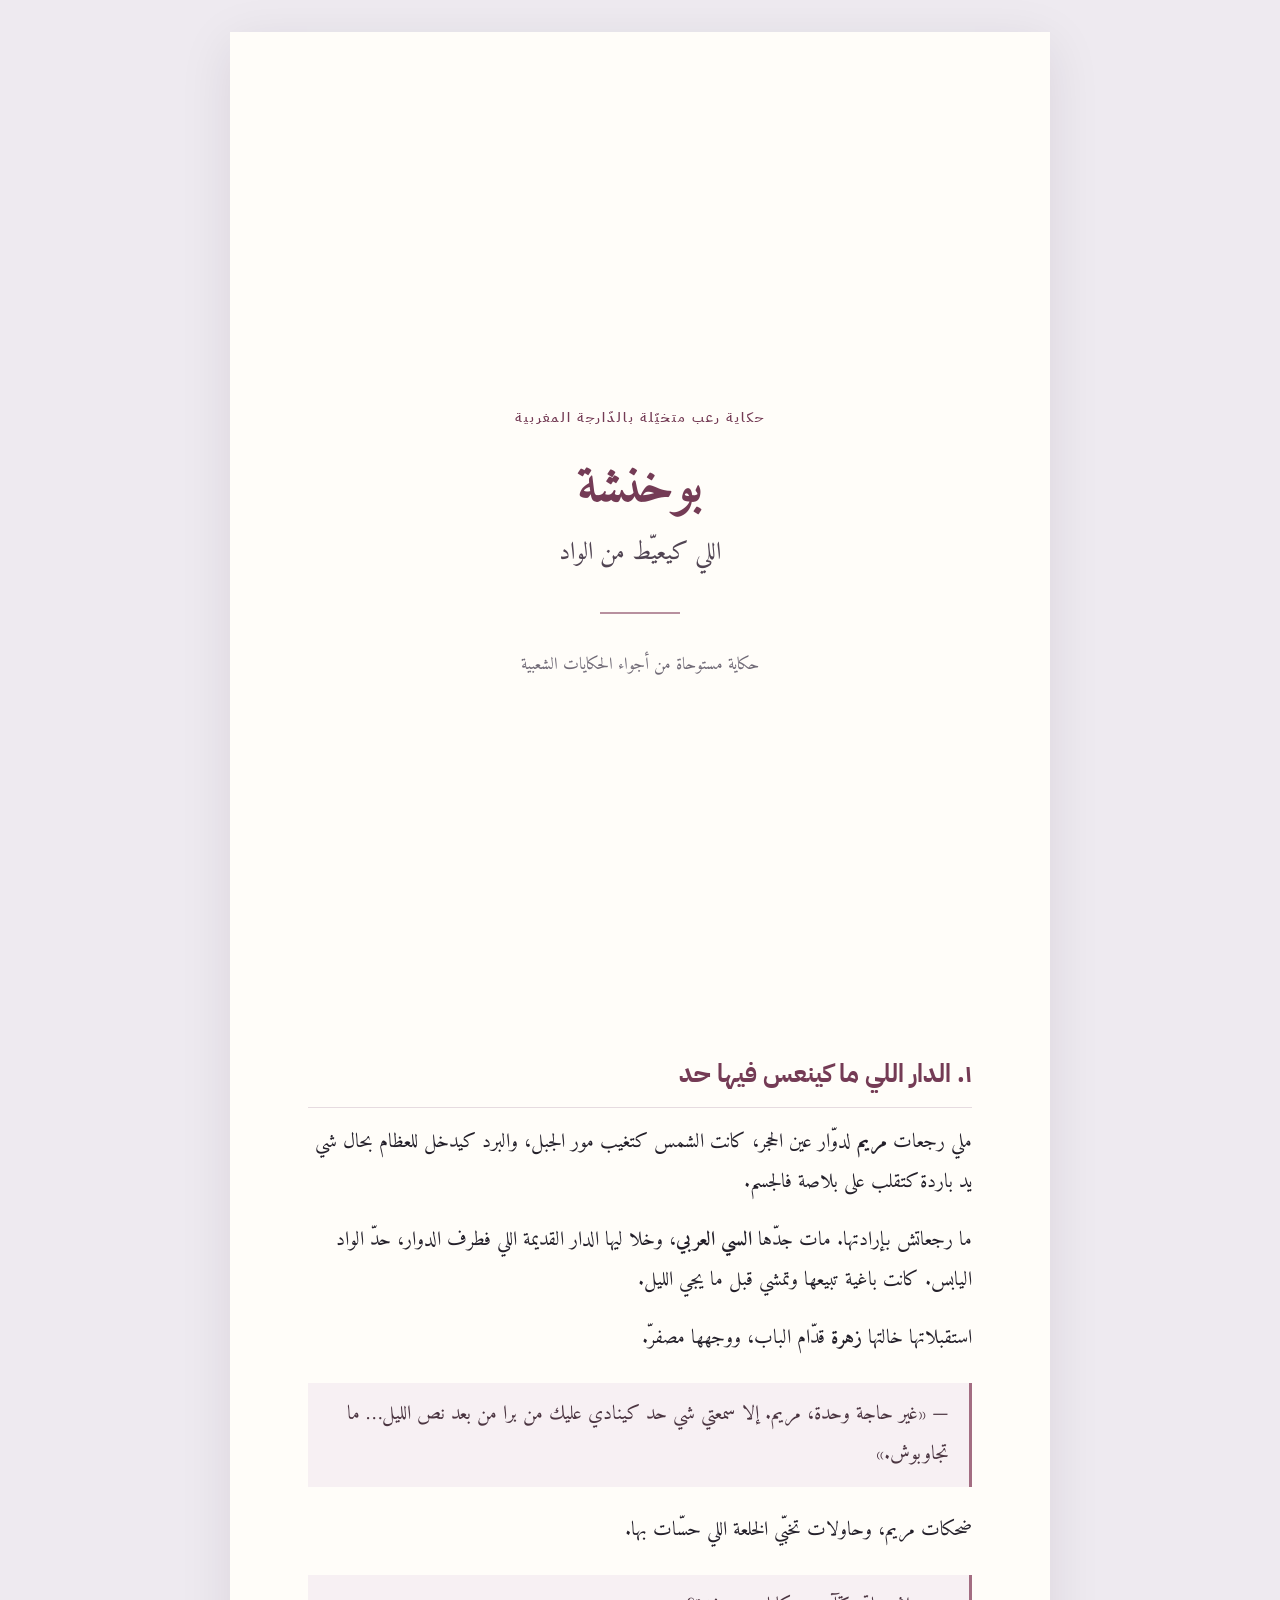
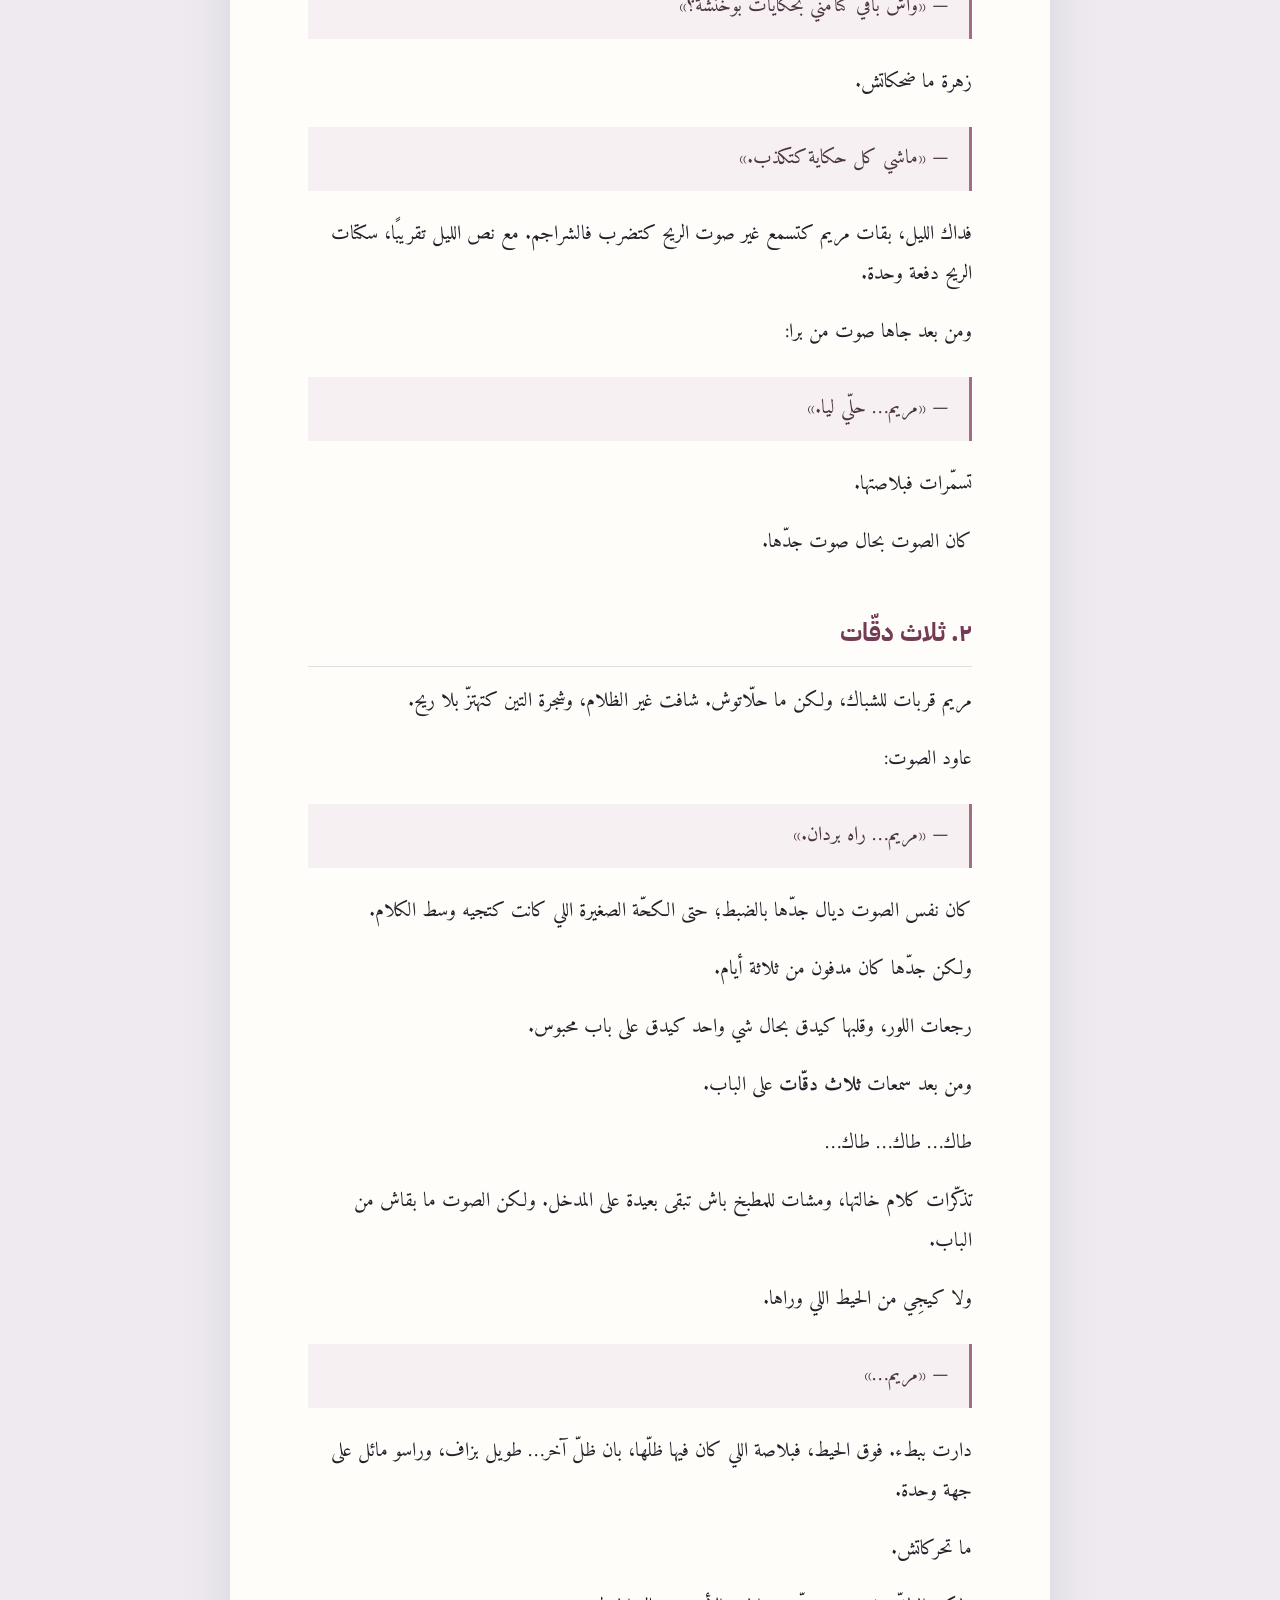
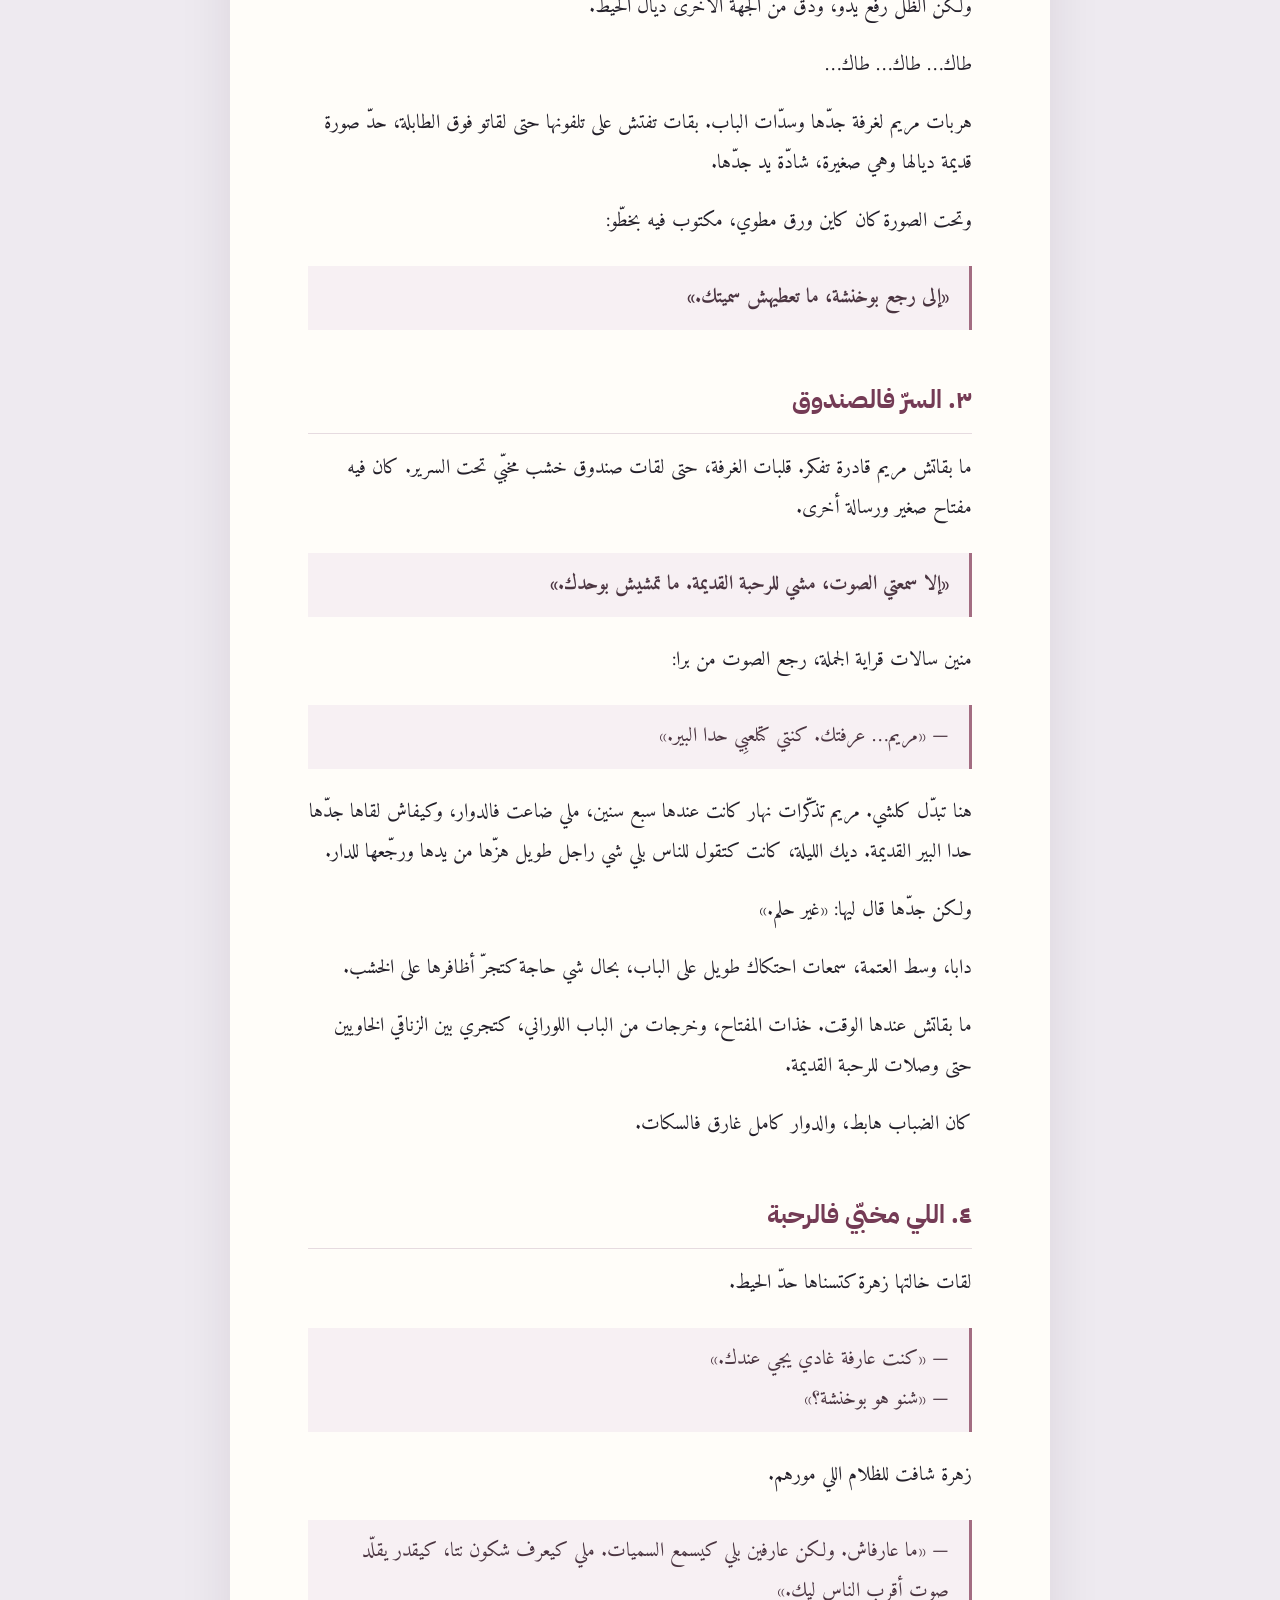
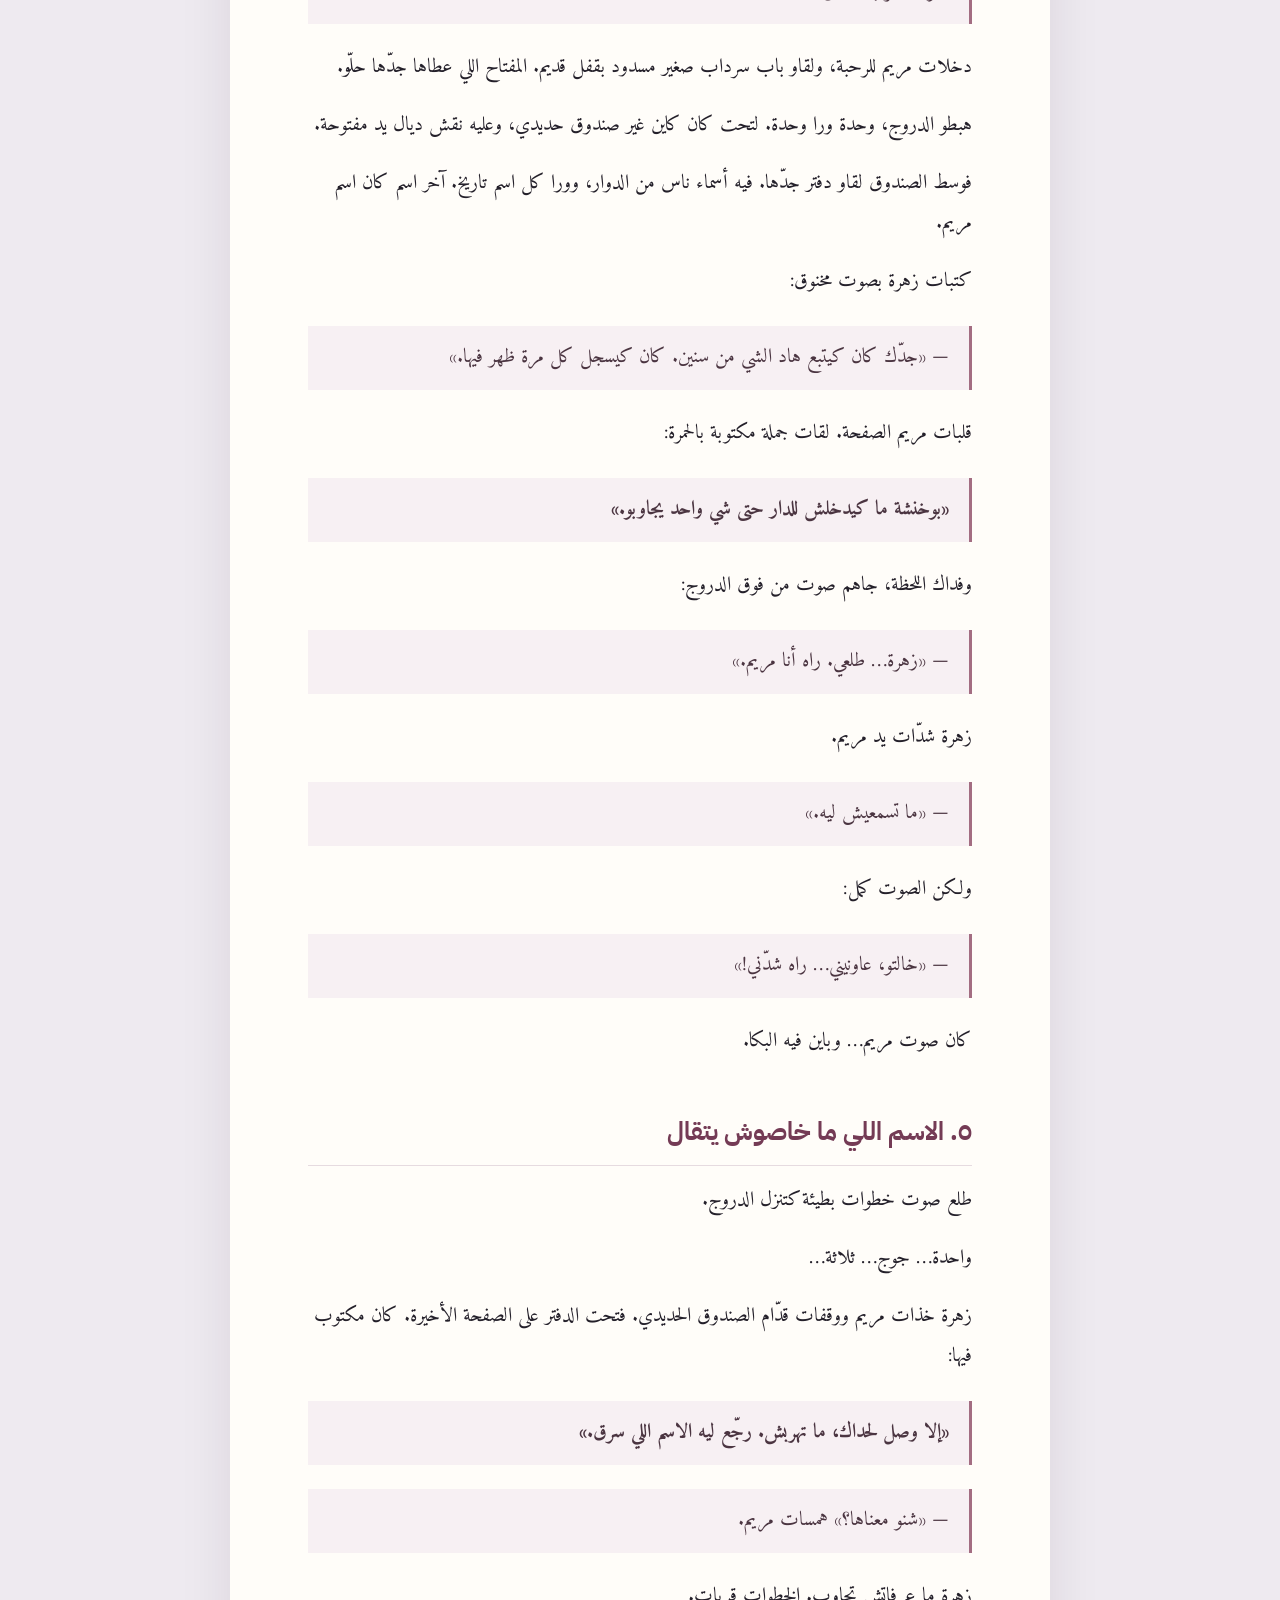
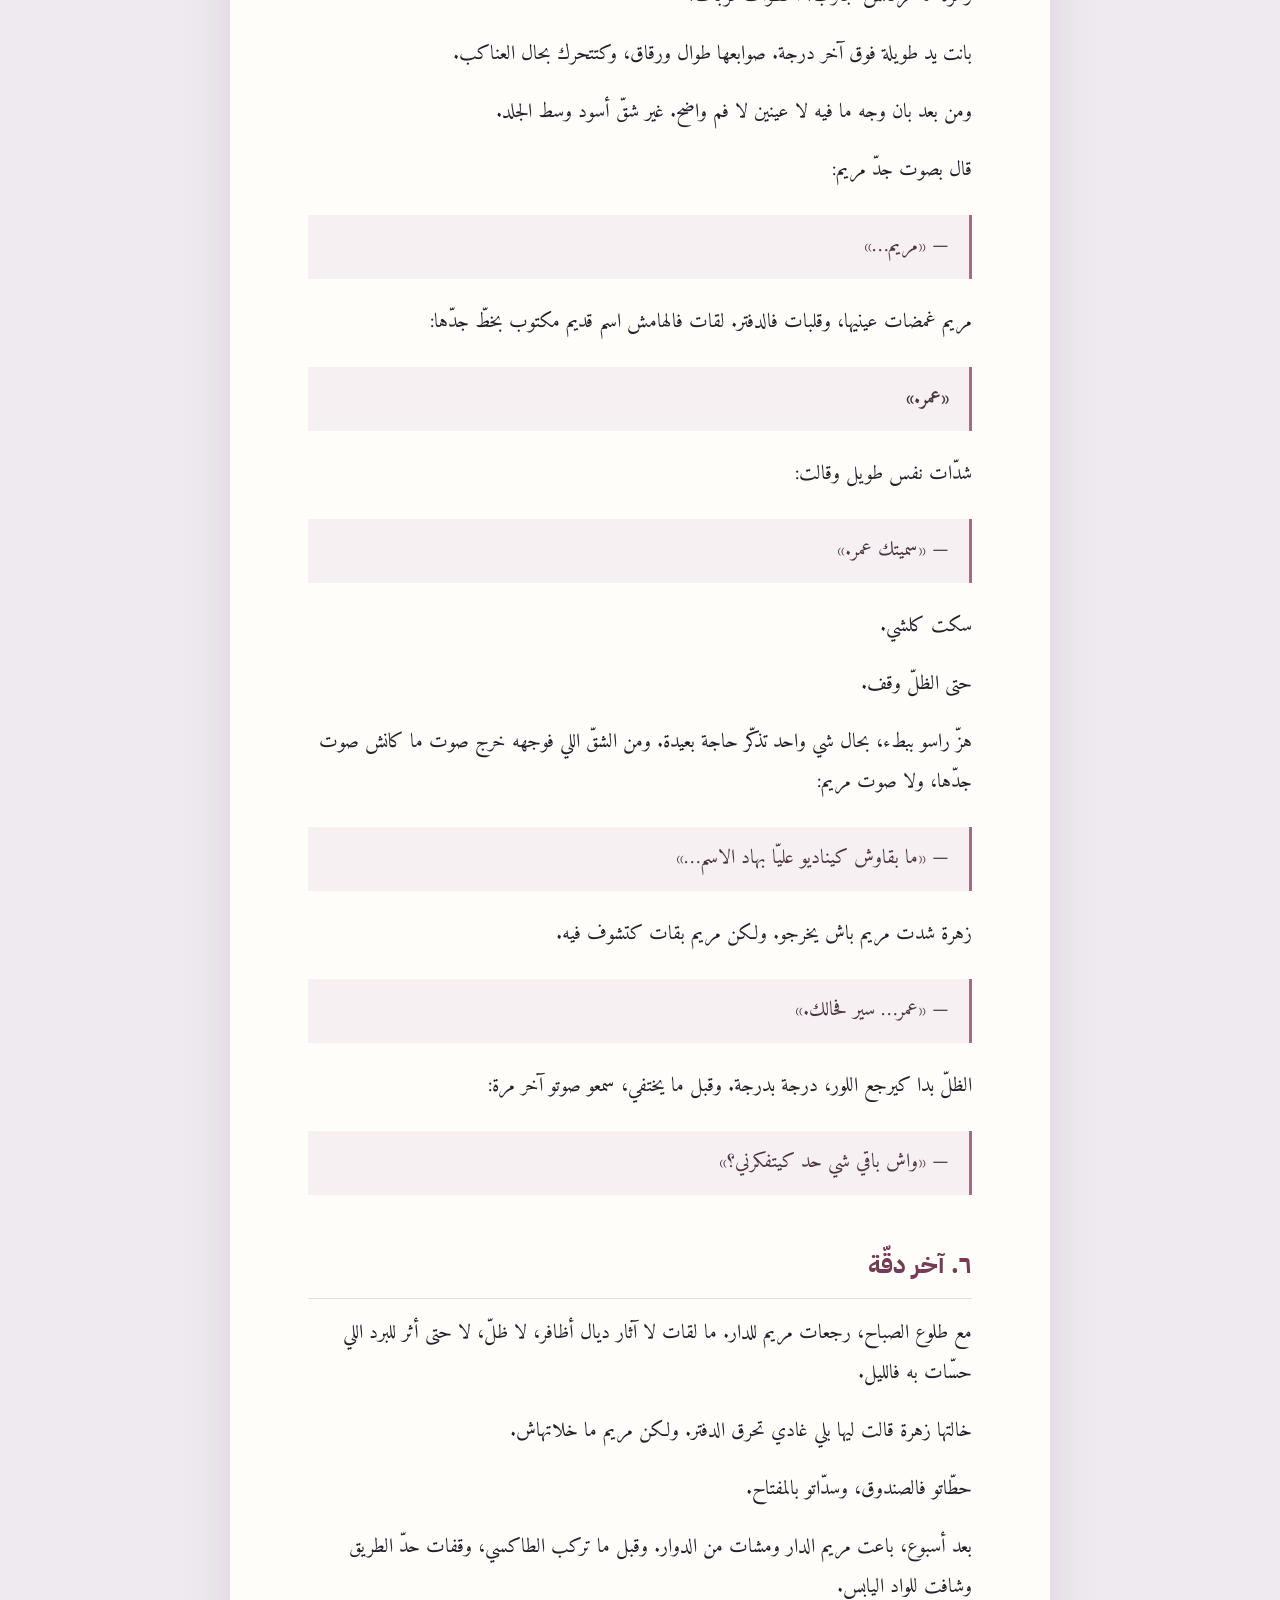
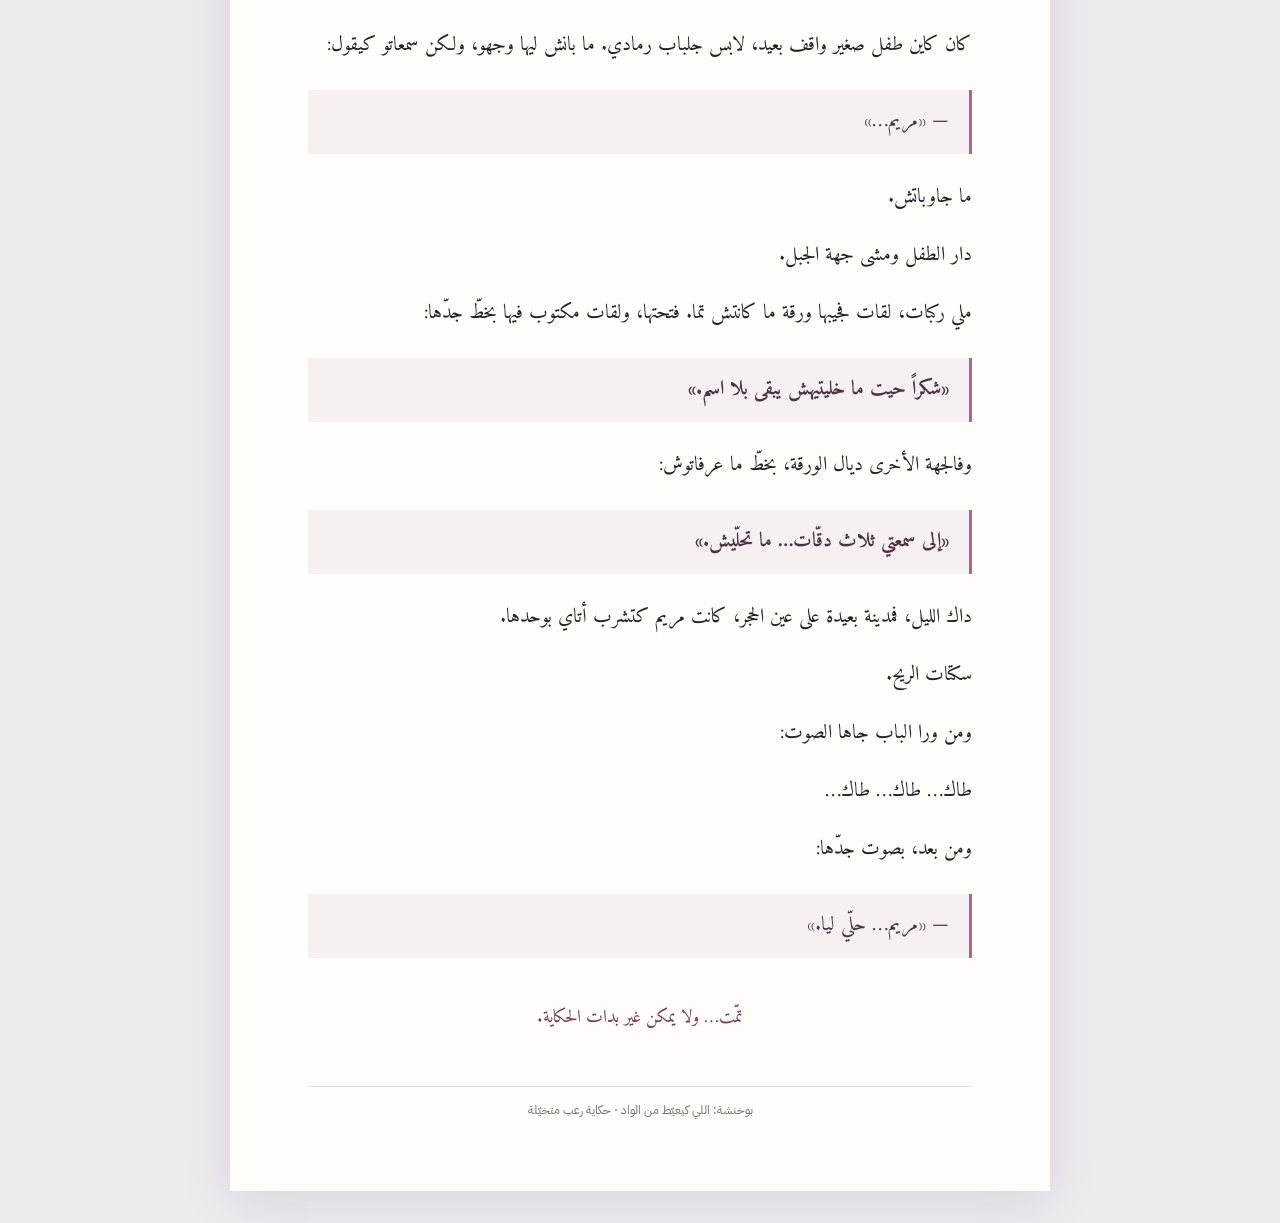
<file: Books/Boukhensha.html>
<!DOCTYPE html>
<html lang="ar" dir="rtl">
<head>
  <meta charset="UTF-8">
  <meta name="viewport" content="width=device-width, initial-scale=1">
  <title>بوخنشة: اللي كيعيّط من الواد</title>
  <style>
    @import url('https://fonts.googleapis.com/css2?family=Amiri:wght@400;700&family=IBM+Plex+Sans+Arabic:wght@400;600;700&display=swap');
    :root { --ink:#24202a; --muted:#716b77; --accent:#743b55; --paper:#fffdf9; }
    * { box-sizing:border-box; }
    body { margin:0; color:var(--ink); background:#eeeaf0; font-family:'Amiri',serif; font-size:20px; line-height:2; }
    .page { width:min(820px,100%); margin:32px auto; padding:72px 78px; background:var(--paper); box-shadow:0 12px 50px #23172918; }
    .cover { min-height:900px; display:flex; flex-direction:column; justify-content:center; text-align:center; page-break-after:always; }
    .eyebrow { color:var(--accent); font:600 13px 'IBM Plex Sans Arabic',sans-serif; letter-spacing:2px; }
    h1 { margin:25px 0 4px; color:var(--accent); font-size:54px; line-height:1.35; }
    .subtitle { margin:0; font-size:25px; color:#514553; }
    .rule { width:80px; height:2px; margin:34px auto; background:#b8909f; }
    .cover-note { color:var(--muted); font-size:17px; }
    .content h2 { margin:45px 0 15px; padding-bottom:8px; border-bottom:1px solid #e6dbe0; color:var(--accent); font-family:'IBM Plex Sans Arabic',sans-serif; font-size:25px; page-break-after:avoid; }
    p { margin:0 0 18px; }
    blockquote { margin:24px 0; padding:12px 20px; border-right:3px solid #a36d82; background:#f7f0f3; color:#4b3541; }
    .ending { margin-top:42px; text-align:center; color:var(--accent); font-size:18px; }
    footer { margin-top:50px; padding-top:14px; border-top:1px solid #e6dbe0; color:var(--muted); text-align:center; font:12px 'IBM Plex Sans Arabic',sans-serif; }
    @media print {
      @page { size:A4; margin:20mm 19mm; }
      body { background:#fff; font-size:12pt; line-height:1.9; }
      .page { width:auto; margin:0; padding:0; box-shadow:none; }
      .cover { min-height:255mm; }
      h1 { font-size:38pt; }
      .content h2 { font-size:18pt; }
      a { color:inherit; text-decoration:none; }
    }
  </style>
</head>
<body>
  <main class="page">
    <section class="cover">
      <div class="eyebrow">حكاية رعب متخيّلة بالدّارجة المغربية</div>
      <h1>بوخنشة</h1>
      <p class="subtitle">اللي كيعيّط من الواد</p>
      <div class="rule"></div>
      <p class="cover-note">حكاية مستوحاة من أجواء الحكايات الشعبية</p>
    </section>

    <article class="content">
      <h2>١. الدار اللي ما كينعس فيها حد</h2>
      <p>ملي رجعات <strong>مريم</strong> لدوّار عين الحجر، كانت الشمس كتغيب مور الجبل، والبرد كيدخل للعظام بحال شي يد باردة كتقلب على بلاصة فالجسم.</p>
      <p>ما رجعاتش بإرادتها. مات جدّها <strong>السي العربي</strong>، وخلا ليها الدار القديمة اللي فطرف الدوار، حدّ الواد اليابس. كانت باغية تبيعها وتمشي قبل ما يجي الليل.</p>
      <p>استقبلاتها خالتها <strong>زهرة</strong> قدّام الباب، ووجهها مصفرّ.</p>
      <blockquote>— «غير حاجة وحدة، مريم. إلا سمعتي شي حد كينادي عليك من برا من بعد نص الليل… ما تجاوبوش.»</blockquote>
      <p>ضحكات مريم، وحاولات تخبّي الخلعة اللي حسّات بها.</p>
      <blockquote>— «واش باقي كتآمني بحكايات بوخنشة؟»</blockquote>
      <p>زهرة ما ضحكاتش.</p>
      <blockquote>— «ماشي كل حكاية كتكذب.»</blockquote>
      <p>فداك الليل، بقات مريم كتسمع غير صوت الريح كتضرب فالشراجم. مع نص الليل تقريبًا، سكتات الريح دفعة وحدة.</p>
      <p>ومن بعد جاها صوت من برا:</p>
      <blockquote>— «مريم… حلّي ليا.»</blockquote>
      <p>تسمّرات فبلاصتها.</p>
      <p>كان الصوت بحال صوت جدّها.</p>

      <h2>٢. ثلاث دقّات</h2>
      <p>مريم قربات للشباك، ولكن ما حلّاتوش. شافت غير الظلام، وشجرة التين كتهتزّ بلا ريح.</p>
      <p>عاود الصوت:</p>
      <blockquote>— «مريم… راه بردان.»</blockquote>
      <p>كان نفس الصوت ديال جدّها بالضبط؛ حتى الكحّة الصغيرة اللي كانت كتجيه وسط الكلام.</p>
      <p>ولكن جدّها كان مدفون من ثلاثة أيام.</p>
      <p>رجعات اللور، وقلبها كيدق بحال شي واحد كيدق على باب محبوس.</p>
      <p>ومن بعد سمعات <strong>ثلاث دقّات</strong> على الباب.</p>
      <p>طاك… طاك… طاك…</p>
      <p>تذكّرات كلام خالتها، ومشات للمطبخ باش تبقى بعيدة على المدخل. ولكن الصوت ما بقاش من الباب.</p>
      <p>ولا كيجِي من الحيط اللي وراها.</p>
      <blockquote>— «مريم…»</blockquote>
      <p>دارت ببطء. فوق الحيط، فبلاصة اللي كان فيها ظلّها، بان ظلّ آخر… طويل بزاف، وراسو مائل على جهة وحدة.</p>
      <p>ما تحركاتش.</p>
      <p>ولكن الظلّ رفع يدو، ودقّ من الجهة الأخرى ديال الحيط.</p>
      <p>طاك… طاك… طاك…</p>
      <p>هربات مريم لغرفة جدّها وسدّات الباب. بقات تفتش على تلفونها حتى لقاتو فوق الطابلة، حدّ صورة قديمة ديالها وهي صغيرة، شادّة يد جدّها.</p>
      <p>وتحت الصورة كان كاين ورق مطوي، مكتوب فيه بخطّو:</p>
      <blockquote><strong>«إلى رجع بوخنشة، ما تعطيهش سميتك.»</strong></blockquote>

      <h2>٣. السرّ فالصندوق</h2>
      <p>ما بقاتش مريم قادرة تفكر. قلبات الغرفة، حتى لقات صندوق خشب مخبّي تحت السرير. كان فيه مفتاح صغير ورسالة أخرى.</p>
      <blockquote><strong>«إلا سمعتي الصوت، مشي للرحبة القديمة. ما تمشيش بوحدك.»</strong></blockquote>
      <p>منين سالات قراية الجملة، رجع الصوت من برا:</p>
      <blockquote>— «مريم… عرفتك. كنتي كتلعبِي حدا البير.»</blockquote>
      <p>هنا تبدّل كلشي. مريم تذكّرات نهار كانت عندها سبع سنين، ملي ضاعت فالدوار، وكيفاش لقاها جدّها حدا البير القديمة. ديك الليلة، كانت كتقول للناس بلي شي راجل طويل هزّها من يدها ورجّعها للدار.</p>
      <p>ولكن جدّها قال ليها: «غير حلم.»</p>
      <p>دابا، وسط العتمة، سمعات احتكاك طويل على الباب، بحال شي حاجة كتجرّ أظافرها على الخشب.</p>
      <p>ما بقاتش عندها الوقت. خذات المفتاح، وخرجات من الباب اللوراني، كتجري بين الزناقي الخاويين حتى وصلات للرحبة القديمة.</p>
      <p>كان الضباب هابط، والدوار كامل غارق فالسكات.</p>

      <h2>٤. اللي مخبّي فالرحبة</h2>
      <p>لقات خالتها زهرة كتسناها حدّ الحيط.</p>
      <blockquote>— «كنت عارفة غادي يجي عندك.»<br>— «شنو هو بوخنشة؟»</blockquote>
      <p>زهرة شافت للظلام اللي مورهم.</p>
      <blockquote>— «ما عارفاش. ولكن عارفين بلي كيسمع السميات. ملي كيعرف شكون نتا، كيقدر يقلّد صوت أقرب الناس ليك.»</blockquote>
      <p>دخلات مريم للرحبة، ولقاو باب سرداب صغير مسدود بقفل قديم. المفتاح اللي عطاها جدّها حلّو.</p>
      <p>هبطو الدروج، وحدة ورا وحدة. لتحت كان كاين غير صندوق حديدي، وعليه نقش ديال يد مفتوحة.</p>
      <p>فوسط الصندوق لقاو دفتر جدّها. فيه أسماء ناس من الدوار، وورا كل اسم تاريخ. آخر اسم كان اسم مريم.</p>
      <p>كتبات زهرة بصوت مخنوق:</p>
      <blockquote>— «جدّك كان كيتبع هاد الشي من سنين. كان كيسجل كل مرة ظهر فيها.»</blockquote>
      <p>قلبات مريم الصفحة. لقات جملة مكتوبة بالحمرة:</p>
      <blockquote><strong>«بوخنشة ما كيدخلش للدار حتى شي واحد يجاوبو.»</strong></blockquote>
      <p>وفداك اللحظة، جاهم صوت من فوق الدروج:</p>
      <blockquote>— «زهرة… طلعي. راه أنا مريم.»</blockquote>
      <p>زهرة شدّات يد مريم.</p>
      <blockquote>— «ما تسمعيش ليه.»</blockquote>
      <p>ولكن الصوت كمل:</p>
      <blockquote>— «خالتو، عاونيني… راه شدّني!»</blockquote>
      <p>كان صوت مريم… وباين فيه البكا.</p>

      <h2>٥. الاسم اللي ما خاصوش يتقال</h2>
      <p>طلع صوت خطوات بطيئة كتنزل الدروج.</p>
      <p>واحدة… جوج… ثلاثة…</p>
      <p>زهرة خذات مريم ووقفات قدّام الصندوق الحديدي. فتحت الدفتر على الصفحة الأخيرة. كان مكتوب فيها:</p>
      <blockquote><strong>«إلا وصل لحداك، ما تهربش. رجّع ليه الاسم اللي سرق.»</strong></blockquote>
      <blockquote>— «شنو معناها؟» همسات مريم.</blockquote>
      <p>زهرة ما عرفاتش تجاوب. الخطوات قربات.</p>
      <p>بانت يد طويلة فوق آخر درجة. صوابعها طوال ورقاق، وكتتحرك بحال العناكب.</p>
      <p>ومن بعد بان وجه ما فيه لا عينين لا فم واضح. غير شقّ أسود وسط الجلد.</p>
      <p>قال بصوت جدّ مريم:</p>
      <blockquote>— «مريم…»</blockquote>
      <p>مريم غمضات عينيها، وقلبات فالدفتر. لقات فالهامش اسم قديم مكتوب بخطّ جدّها:</p>
      <blockquote><strong>«عمر.»</strong></blockquote>
      <p>شدّات نفس طويل وقالت:</p>
      <blockquote>— «سميتك عمر.»</blockquote>
      <p>سكت كلشي.</p>
      <p>حتى الظلّ وقف.</p>
      <p>هزّ راسو ببطء، بحال شي واحد تذكّر حاجة بعيدة. ومن الشقّ اللي فوجهه خرج صوت ما كانش صوت جدّها، ولا صوت مريم:</p>
      <blockquote>— «ما بقاوش كيناديو عليّا بهاد الاسم…»</blockquote>
      <p>زهرة شدت مريم باش يخرجو. ولكن مريم بقات كتشوف فيه.</p>
      <blockquote>— «عمر… سير فحالك.»</blockquote>
      <p>الظلّ بدا كيرجع اللور، درجة بدرجة. وقبل ما يختفي، سمعو صوتو آخر مرة:</p>
      <blockquote>— «واش باقي شي حد كيتفكرني؟»</blockquote>

      <h2>٦. آخر دقّة</h2>
      <p>مع طلوع الصباح، رجعات مريم للدار. ما لقات لا آثار ديال أظافر، لا ظلّ، لا حتى أثر للبرد اللي حسّات به فالليل.</p>
      <p>خالتها زهرة قالت ليها بلي غادي تحرق الدفتر. ولكن مريم ما خلاتهاش.</p>
      <p>حطّاتو فالصندوق، وسدّاتو بالمفتاح.</p>
      <p>بعد أسبوع، باعت مريم الدار ومشات من الدوار. وقبل ما تركب الطاكسي، وقفات حدّ الطريق وشافت للواد اليابس.</p>
      <p>كان كاين طفل صغير واقف بعيد، لابس جلباب رمادي. ما بانش ليها وجهو، ولكن سمعاتو كيقول:</p>
      <blockquote>— «مريم…»</blockquote>
      <p>ما جاوباتش.</p>
      <p>دار الطفل ومشى جهة الجبل.</p>
      <p>ملي ركبات، لقات فجيبها ورقة ما كانتش تما. فتحتها، ولقات مكتوب فيها بخطّ جدّها:</p>
      <blockquote><strong>«شكراً حيت ما خليتيهش يبقى بلا اسم.»</strong></blockquote>
      <p>وفالجهة الأخرى ديال الورقة، بخطّ ما عرفاتوش:</p>
      <blockquote><strong>«إلى سمعتي ثلاث دقّات… ما تحلّيش.»</strong></blockquote>
      <p>داك الليل، فمدينة بعيدة على عين الحجر، كانت مريم كتشرب أتاي بوحدها.</p>
      <p>سكتات الريح.</p>
      <p>ومن ورا الباب جاها الصوت:</p>
      <p>طاك… طاك… طاك…</p>
      <p>ومن بعد، بصوت جدّها:</p>
      <blockquote>— «مريم… حلّي ليا.»</blockquote>
      <p class="ending">تمّت… ولا يمكن غير بدات الحكاية.</p>
    </article>
    <footer>بوخنشة: اللي كيعيّط من الواد · حكاية رعب متخيّلة</footer>
  </main>
</body>
</html>
</file>
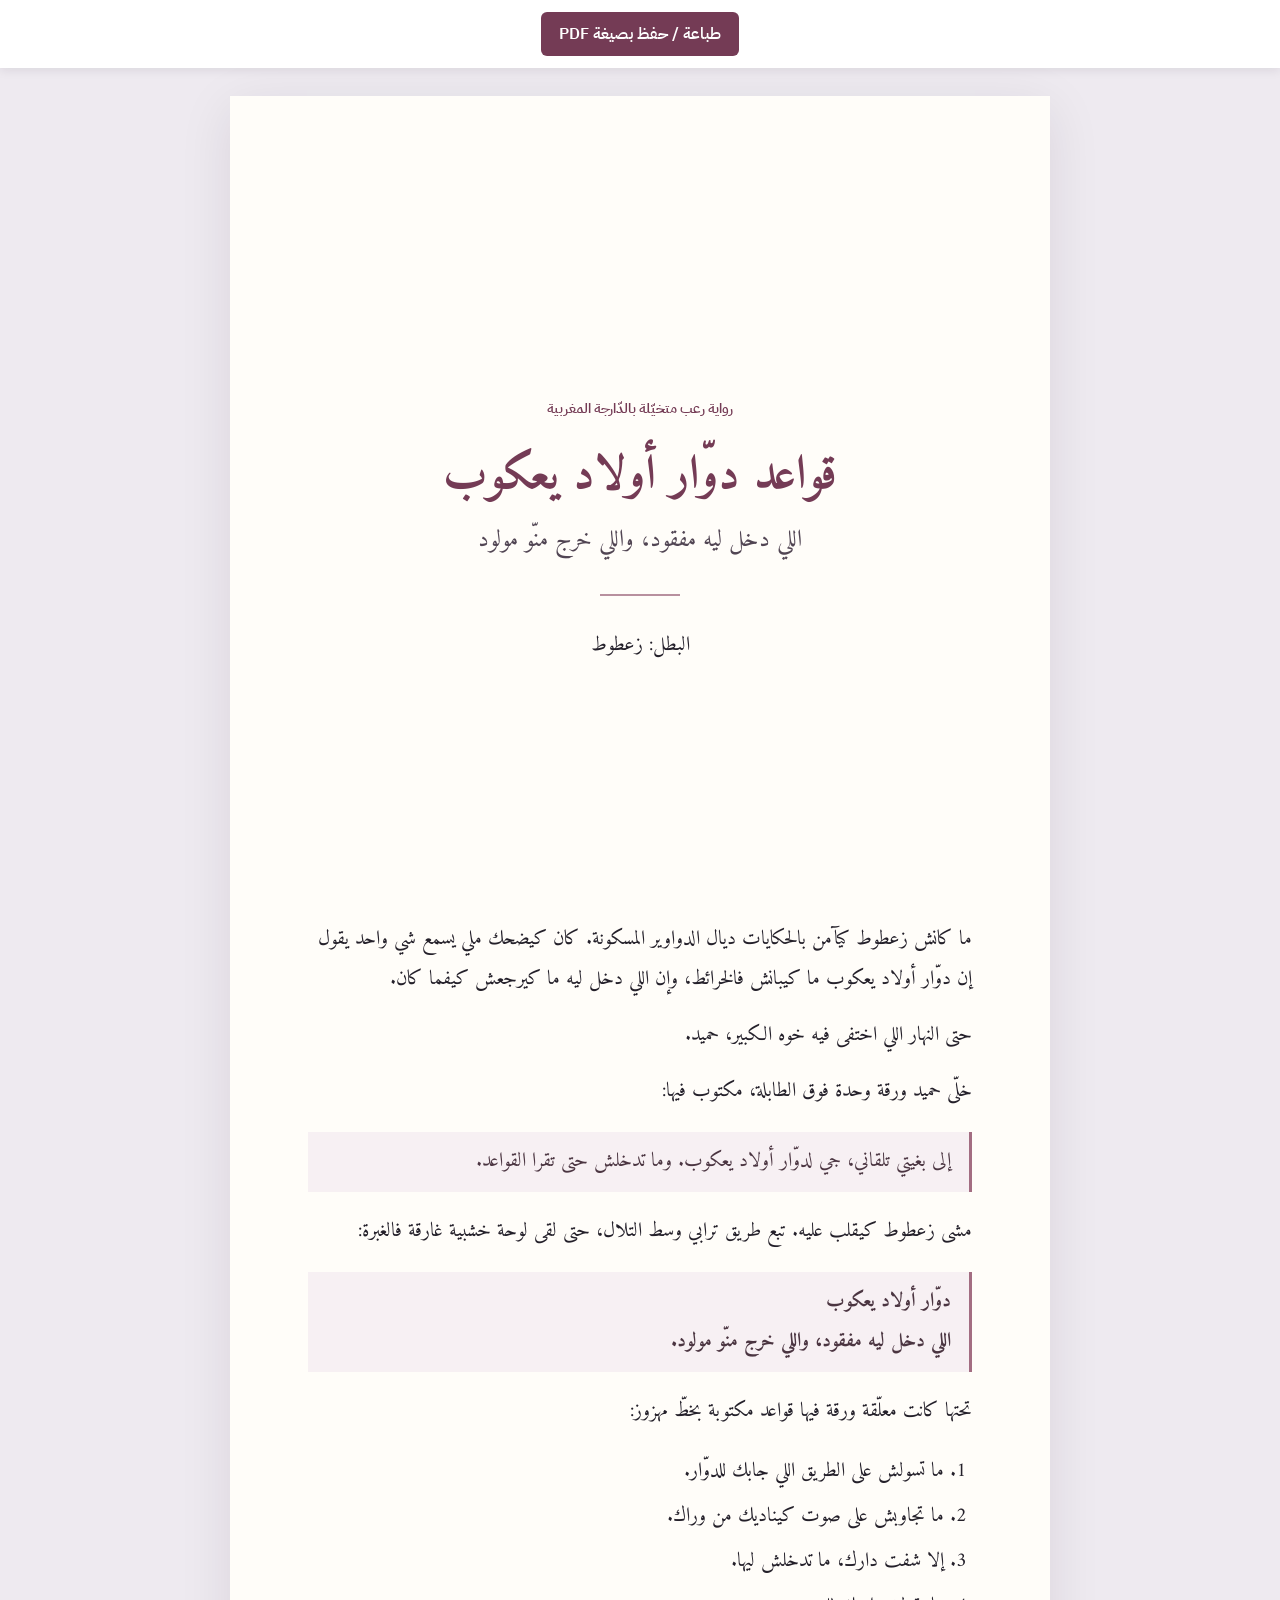
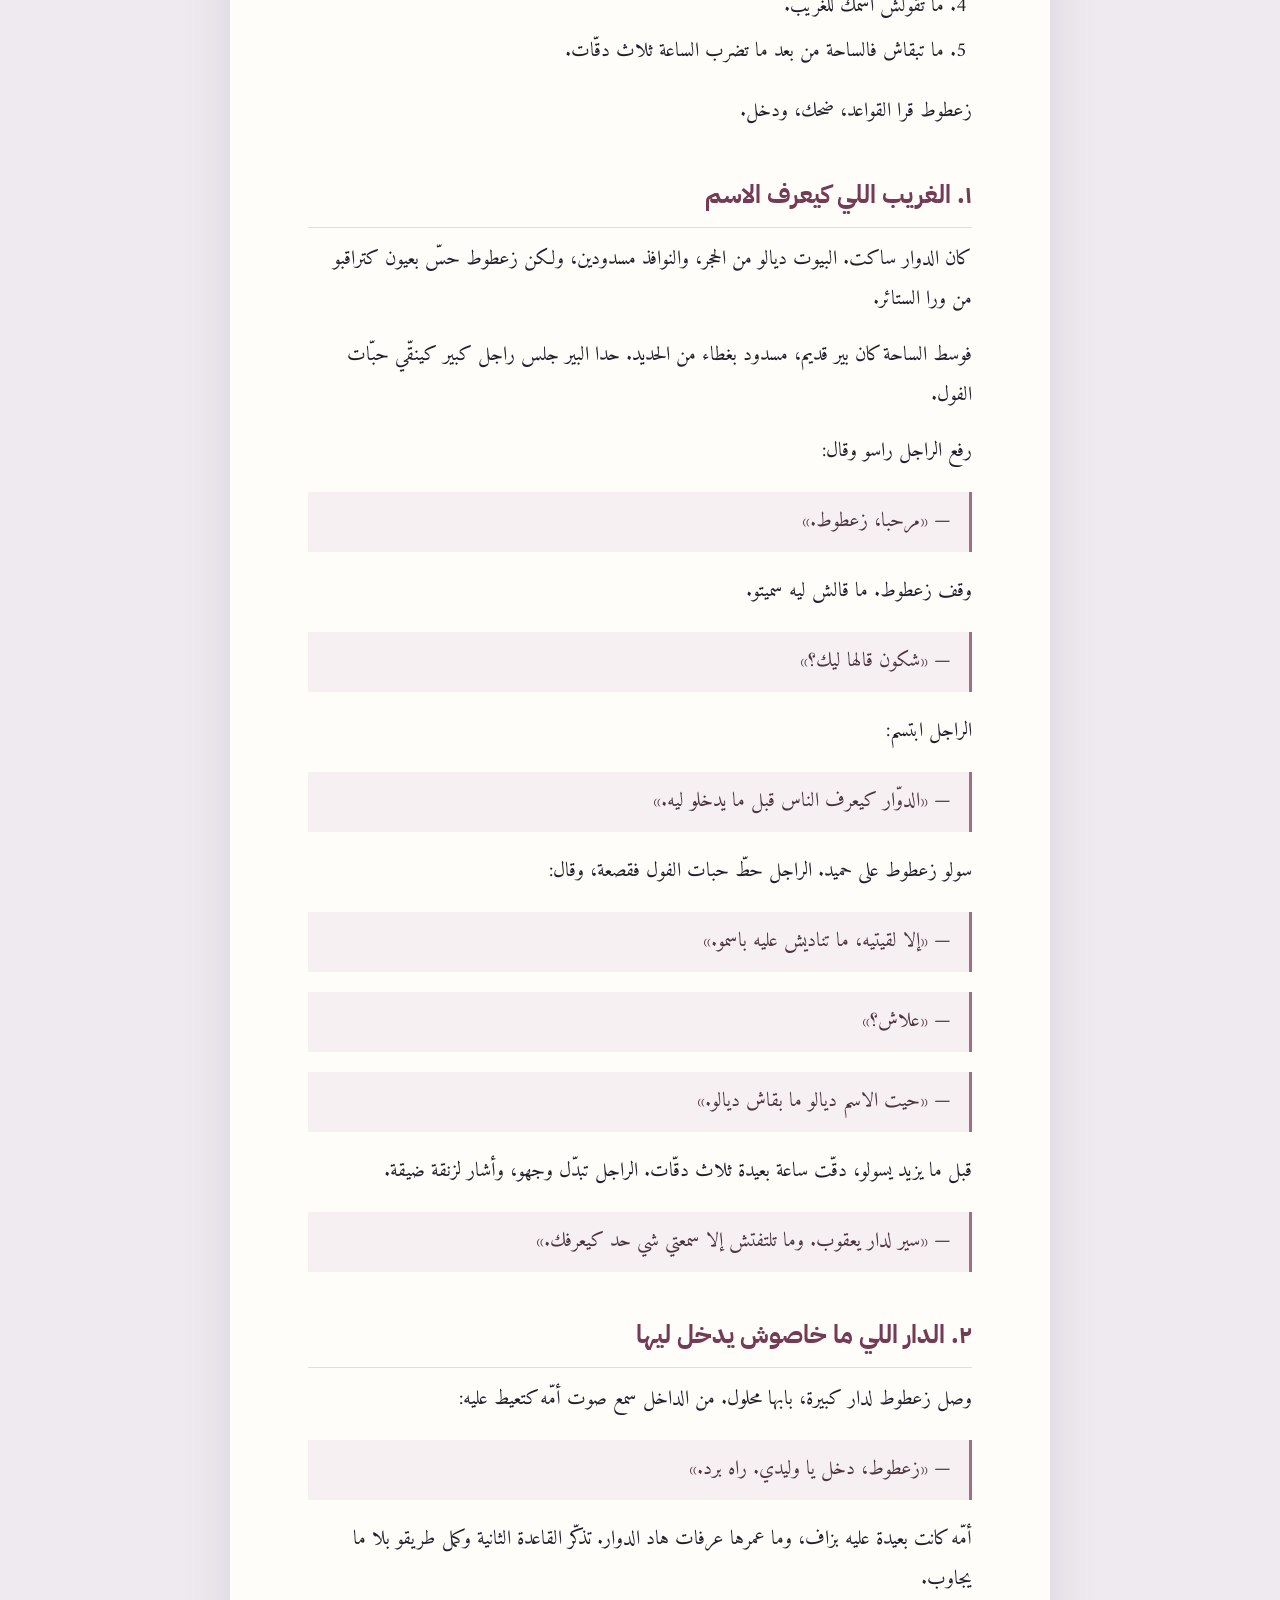
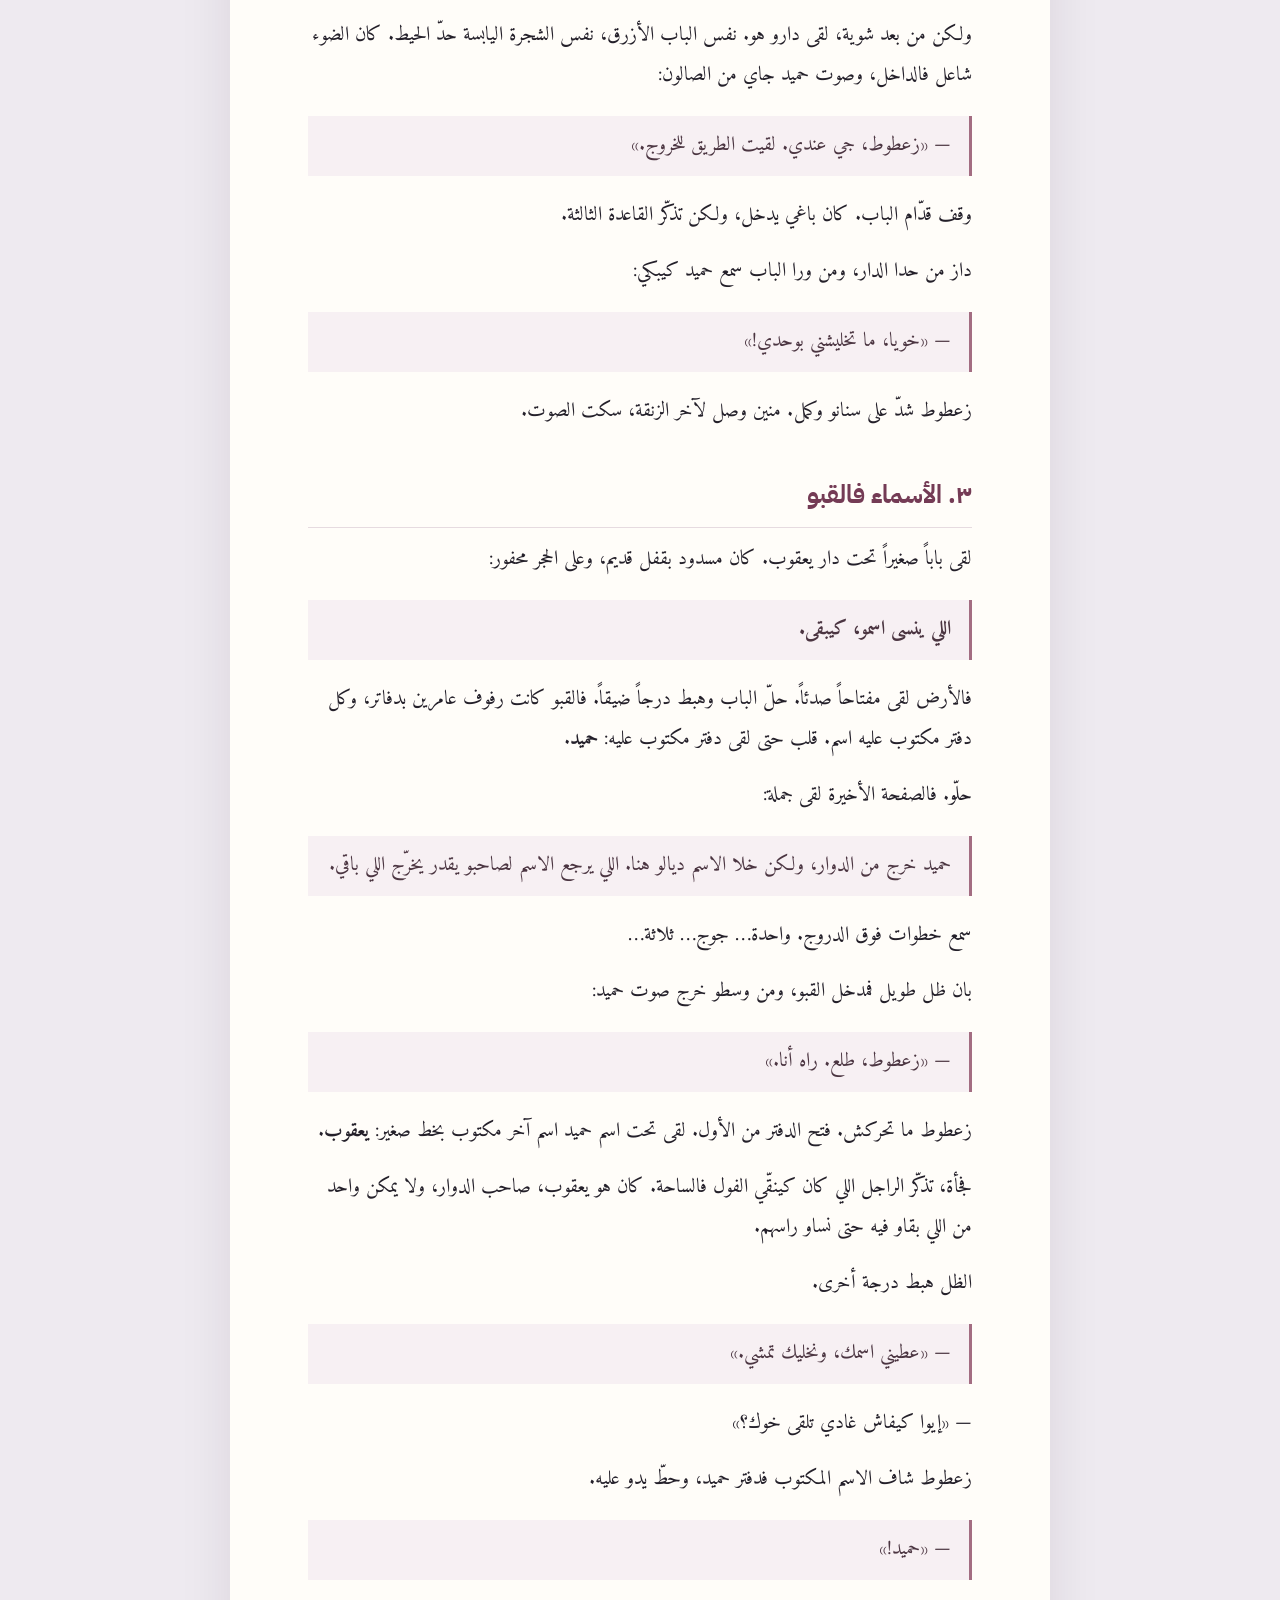
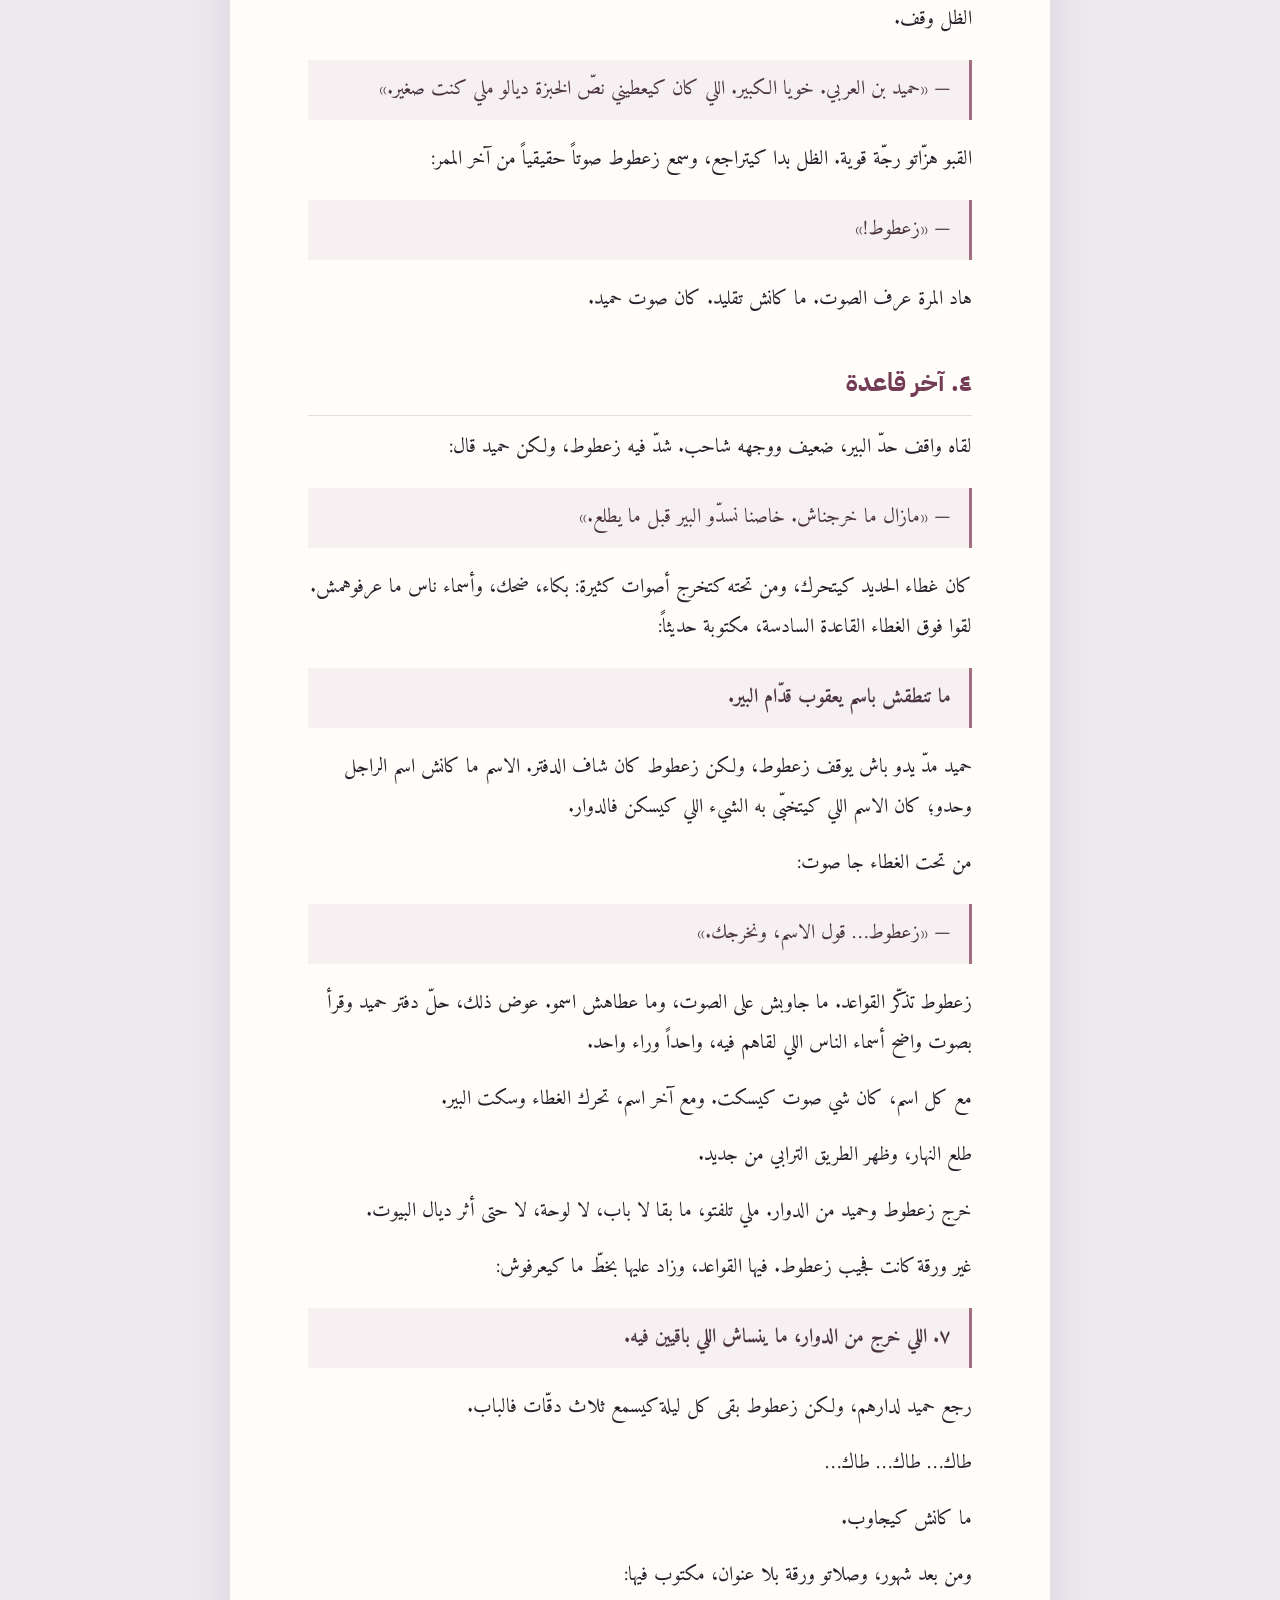
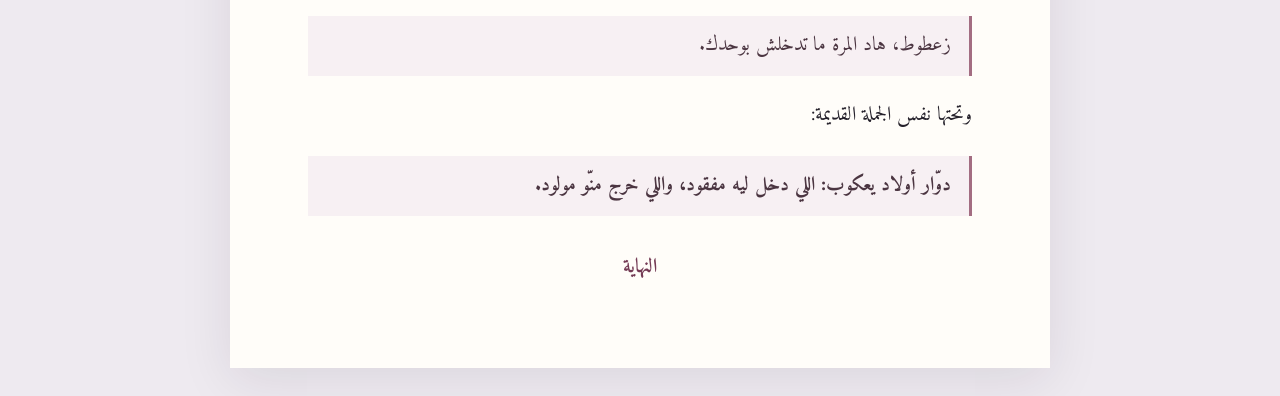
<file: Books/Qawaid-Oulad-Yaacoub.html>
<!DOCTYPE html>
<html lang="ar" dir="rtl">
<head>
  <meta charset="UTF-8">
  <meta name="viewport" content="width=device-width, initial-scale=1">
  <title>قواعد دوّار أولاد يعكوب</title>
  <style>
    @import url('https://fonts.googleapis.com/css2?family=Amiri:wght@400;700&family=IBM+Plex+Sans+Arabic:wght@400;600;700&display=swap');
    :root { --ink:#24202a; --muted:#716b77; --accent:#743b55; --paper:#fffdf9; }
    * { box-sizing: border-box; }
    body { margin:0; color:var(--ink); background:#eeeaf0; font-family:'Amiri',serif; font-size:20px; line-height:2; }
    .toolbar { position:sticky; top:0; padding:12px; text-align:center; background:#fff; box-shadow:0 2px 10px #23172918; }
    button { border:0; border-radius:6px; padding:10px 18px; color:#fff; background:var(--accent); font:600 16px 'IBM Plex Sans Arabic',sans-serif; cursor:pointer; }
    .page { width:min(820px,100%); margin:28px auto; padding:64px 78px; background:var(--paper); box-shadow:0 12px 50px #23172918; }
    .cover { min-height:760px; display:flex; flex-direction:column; justify-content:center; text-align:center; page-break-after:always; }
    .eyebrow { color:var(--accent); font:600 14px 'IBM Plex Sans Arabic',sans-serif; }
    h1 { margin:24px 0 6px; color:var(--accent); font-size:48px; line-height:1.4; }
    .subtitle { margin:0; color:#514553; font-size:24px; }
    .rule { width:80px; height:2px; margin:30px auto; background:#b8909f; }
    .content h2 { margin:38px 0 12px; padding-bottom:7px; border-bottom:1px solid #e6dbe0; color:var(--accent); font-family:'IBM Plex Sans Arabic',sans-serif; font-size:25px; page-break-after:avoid; }
    p { margin:0 0 16px; }
    blockquote { margin:20px 0; padding:10px 18px; border-right:3px solid #a36d82; background:#f7f0f3; color:#4b3541; }
    ol { padding-right:28px; }
    li { margin-bottom:5px; }
    .ending { margin-top:32px; text-align:center; color:var(--accent); font-size:20px; font-weight:bold; }
    @media print {
      @page { size:A4; margin:20mm 19mm; }
      body { background:#fff; font-size:12pt; line-height:1.9; }
      .toolbar { display:none; }
      .page { width:auto; margin:0; padding:0; box-shadow:none; }
      .cover { min-height:255mm; }
      h1 { font-size:38pt; }
      .content h2 { font-size:18pt; }
      blockquote { break-inside:avoid; }
    }
  </style>
</head>
<body>
  <div class="toolbar"><button onclick="window.print()">طباعة / حفظ بصيغة PDF</button></div>
  <main class="page">
    <section class="cover">
      <div class="eyebrow">رواية رعب متخيّلة بالدّارجة المغربية</div>
      <h1>قواعد دوّار أولاد يعكوب</h1>
      <p class="subtitle">اللي دخل ليه مفقود، واللي خرج منّو مولود</p>
      <div class="rule"></div>
      <p>البطل: زعطوط</p>
    </section>
    <article class="content">
      <p>ما كانش زعطوط كيآمن بالحكايات ديال الدواوير المسكونة. كان كيضحك ملي يسمع شي واحد يقول إن دوّار أولاد يعكوب ما كيبانش فالخرائط، وإن اللي دخل ليه ما كيرجعش كيفما كان.</p>
      <p>حتى النهار اللي اختفى فيه خوه الكبير، حميد.</p>
      <p>خلّى حميد ورقة وحدة فوق الطابلة، مكتوب فيها:</p>
      <blockquote>إلى بغيتي تلقاني، جي لدوّار أولاد يعكوب. وما تدخلش حتى تقرا القواعد.</blockquote>
      <p>مشى زعطوط كيقلب عليه. تبع طريق ترابي وسط التلال، حتى لقى لوحة خشبية غارقة فالغبرة:</p>
      <blockquote><strong>دوّار أولاد يعكوب<br>اللي دخل ليه مفقود، واللي خرج منّو مولود.</strong></blockquote>
      <p>تحتها كانت معلّقة ورقة فيها قواعد مكتوبة بخطّ مهزوز:</p>
      <ol>
        <li>ما تسولش على الطريق اللي جابك للدوّار.</li>
        <li>ما تجاوبش على صوت كيناديك من وراك.</li>
        <li>إلا شفت دارك، ما تدخلش ليها.</li>
        <li>ما تقولش اسمك للغريب.</li>
        <li>ما تبقاش فالساحة من بعد ما تضرب الساعة ثلاث دقّات.</li>
      </ol>
      <p>زعطوط قرا القواعد، ضحك، ودخل.</p>

      <h2>١. الغريب اللي كيعرف الاسم</h2>
      <p>كان الدوار ساكت. البيوت ديالو من الحجر، والنوافذ مسدودين، ولكن زعطوط حسّ بعيون كتراقبو من ورا الستائر.</p>
      <p>فوسط الساحة كان بير قديم، مسدود بغطاء من الحديد. حدا البير جلس راجل كبير كينقّي حبّات الفول.</p>
      <p>رفع الراجل راسو وقال:</p>
      <blockquote>— «مرحبا، زعطوط.»</blockquote>
      <p>وقف زعطوط. ما قالش ليه سميتو.</p>
      <blockquote>— «شكون قالها ليك؟»</blockquote>
      <p>الراجل ابتسم:</p>
      <blockquote>— «الدوّار كيعرف الناس قبل ما يدخلو ليه.»</blockquote>
      <p>سولو زعطوط على حميد. الراجل حطّ حبات الفول فقصعة، وقال:</p>
      <blockquote>— «إلا لقيتيه، ما تناديش عليه باسمو.»</blockquote>
      <blockquote>— «علاش؟»</blockquote>
      <blockquote>— «حيت الاسم ديالو ما بقاش ديالو.»</blockquote>
      <p>قبل ما يزيد يسولو، دقّت ساعة بعيدة ثلاث دقّات. الراجل تبدّل وجهو، وأشار لزنقة ضيقة.</p>
      <blockquote>— «سير لدار يعقوب. وما تلتفتش إلا سمعتي شي حد كيعرفك.»</blockquote>

      <h2>٢. الدار اللي ما خاصوش يدخل ليها</h2>
      <p>وصل زعطوط لدار كبيرة، بابها محلول. من الداخل سمع صوت أمّه كتعيط عليه:</p>
      <blockquote>— «زعطوط، دخل يا وليدي. راه برد.»</blockquote>
      <p>أمّه كانت بعيدة عليه بزاف، وما عمرها عرفات هاد الدوار. تذكّر القاعدة الثانية وكمل طريقو بلا ما يجاوب.</p>
      <p>ولكن من بعد شوية، لقى دارو هو. نفس الباب الأزرق، نفس الشجرة اليابسة حدّ الحيط. كان الضوء شاعل فالداخل، وصوت حميد جاي من الصالون:</p>
      <blockquote>— «زعطوط، جي عندي. لقيت الطريق للخروج.»</blockquote>
      <p>وقف قدّام الباب. كان باغي يدخل، ولكن تذكّر القاعدة الثالثة.</p>
      <p>داز من حدا الدار، ومن ورا الباب سمع حميد كيبكي:</p>
      <blockquote>— «خويا، ما تخليشني بوحدي!»</blockquote>
      <p>زعطوط شدّ على سنانو وكمل. منين وصل لآخر الزنقة، سكت الصوت.</p>

      <h2>٣. الأسماء فالقبو</h2>
      <p>لقى باباً صغيراً تحت دار يعقوب. كان مسدود بقفل قديم، وعلى الحجر محفور:</p>
      <blockquote><strong>اللي ينسى اسمو، كيبقى.</strong></blockquote>
      <p>فالأرض لقى مفتاحاً صدئاً. حلّ الباب وهبط درجاً ضيقاً. فالقبو كانت رفوف عامرين بدفاتر، وكل دفتر مكتوب عليه اسم. قلب حتى لقى دفتر مكتوب عليه: <strong>حميد</strong>.</p>
      <p>حلّو. فالصفحة الأخيرة لقى جملة:</p>
      <blockquote>حميد خرج من الدوار، ولكن خلا الاسم ديالو هنا. اللي يرجع الاسم لصاحبو يقدر يخرّج اللي باقي.</blockquote>
      <p>سمع خطوات فوق الدروج. واحدة… جوج… ثلاثة…</p>
      <p>بان ظل طويل فمدخل القبو، ومن وسطو خرج صوت حميد:</p>
      <blockquote>— «زعطوط، طلع. راه أنا.»</blockquote>
      <p>زعطوط ما تحركش. فتح الدفتر من الأول. لقى تحت اسم حميد اسم آخر مكتوب بخط صغير: <strong>يعقوب</strong>.</p>
      <p>فجأة، تذكّر الراجل اللي كان كينقّي الفول فالساحة. كان هو يعقوب، صاحب الدوار، ولا يمكن واحد من اللي بقاو فيه حتى نساو راسهم.</p>
      <p>الظل هبط درجة أخرى.</p>
      <blockquote>— «عطيني اسمك، ونخليك تمشي.»</blockquote>
      <p>— «إيوا كيفاش غادي تلقى خوك؟»</p>
      <p>زعطوط شاف الاسم المكتوب فدفتر حميد، وحطّ يدو عليه.</p>
      <blockquote>— «حميد!»</blockquote>
      <p>الظل وقف.</p>
      <blockquote>— «حميد بن العربي. خويا الكبير. اللي كان كيعطيني نصّ الخبزة ديالو ملي كنت صغير.»</blockquote>
      <p>القبو هزّاتو رجّة قوية. الظل بدا كيتراجع، وسمع زعطوط صوتاً حقيقياً من آخر الممر:</p>
      <blockquote>— «زعطوط!»</blockquote>
      <p>هاد المرة عرف الصوت. ما كانش تقليد. كان صوت حميد.</p>

      <h2>٤. آخر قاعدة</h2>
      <p>لقاه واقف حدّ البير، ضعيف ووجهه شاحب. شدّ فيه زعطوط، ولكن حميد قال:</p>
      <blockquote>— «مازال ما خرجناش. خاصنا نسدّو البير قبل ما يطلع.»</blockquote>
      <p>كان غطاء الحديد كيتحرك، ومن تحته كتخرج أصوات كثيرة: بكاء، ضحك، وأسماء ناس ما عرفوهمش. لقوا فوق الغطاء القاعدة السادسة، مكتوبة حديثاً:</p>
      <blockquote><strong>ما تنطقش باسم يعقوب قدّام البير.</strong></blockquote>
      <p>حميد مدّ يدو باش يوقف زعطوط، ولكن زعطوط كان شاف الدفتر. الاسم ما كانش اسم الراجل وحدو؛ كان الاسم اللي كيتخبّى به الشيء اللي كيسكن فالدوار.</p>
      <p>من تحت الغطاء جا صوت:</p>
      <blockquote>— «زعطوط… قول الاسم، ونخرجك.»</blockquote>
      <p>زعطوط تذكّر القواعد. ما جاوبش على الصوت، وما عطاهش اسمو. عوض ذلك، حلّ دفتر حميد وقرأ بصوت واضح أسماء الناس اللي لقاهم فيه، واحداً وراء واحد.</p>
      <p>مع كل اسم، كان شي صوت كيسكت. ومع آخر اسم، تحرك الغطاء وسكت البير.</p>
      <p>طلع النهار، وظهر الطريق الترابي من جديد.</p>
      <p>خرج زعطوط وحميد من الدوار. ملي تلفتو، ما بقا لا باب، لا لوحة، لا حتى أثر ديال البيوت.</p>
      <p>غير ورقة كانت فجيب زعطوط. فيها القواعد، وزاد عليها بخطّ ما كيعرفوش:</p>
      <blockquote><strong>٧. اللي خرج من الدوار، ما ينساش اللي باقيين فيه.</strong></blockquote>
      <p>رجع حميد لدارهم، ولكن زعطوط بقى كل ليلة كيسمع ثلاث دقّات فالباب.</p>
      <p>طاك… طاك… طاك…</p>
      <p>ما كانش كيجاوب.</p>
      <p>ومن بعد شهور، وصلاتو ورقة بلا عنوان، مكتوب فيها:</p>
      <blockquote>زعطوط، هاد المرة ما تدخلش بوحدك.</blockquote>
      <p>وتحتها نفس الجملة القديمة:</p>
      <blockquote><strong>دوّار أولاد يعكوب: اللي دخل ليه مفقود، واللي خرج منّو مولود.</strong></blockquote>
      <p class="ending">النهاية</p>
    </article>
  </main>
</body>
</html>
</file>
